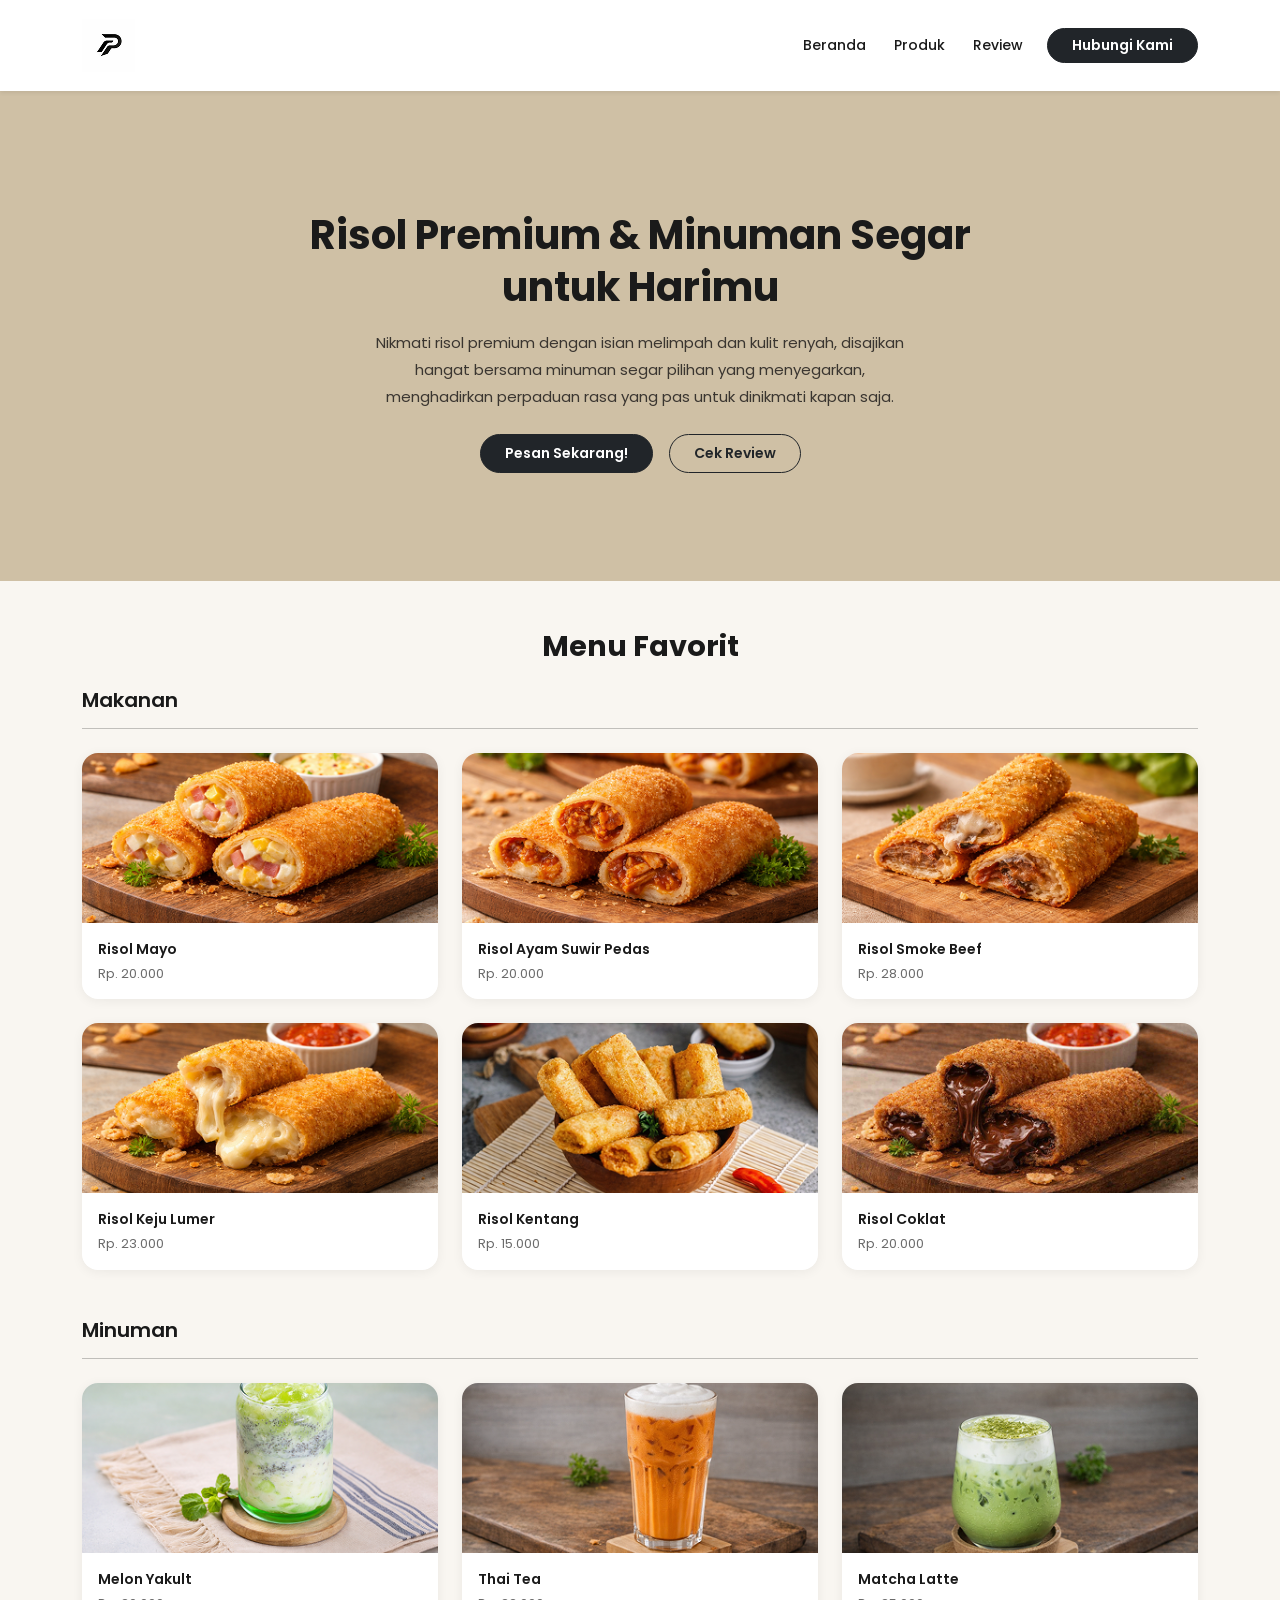
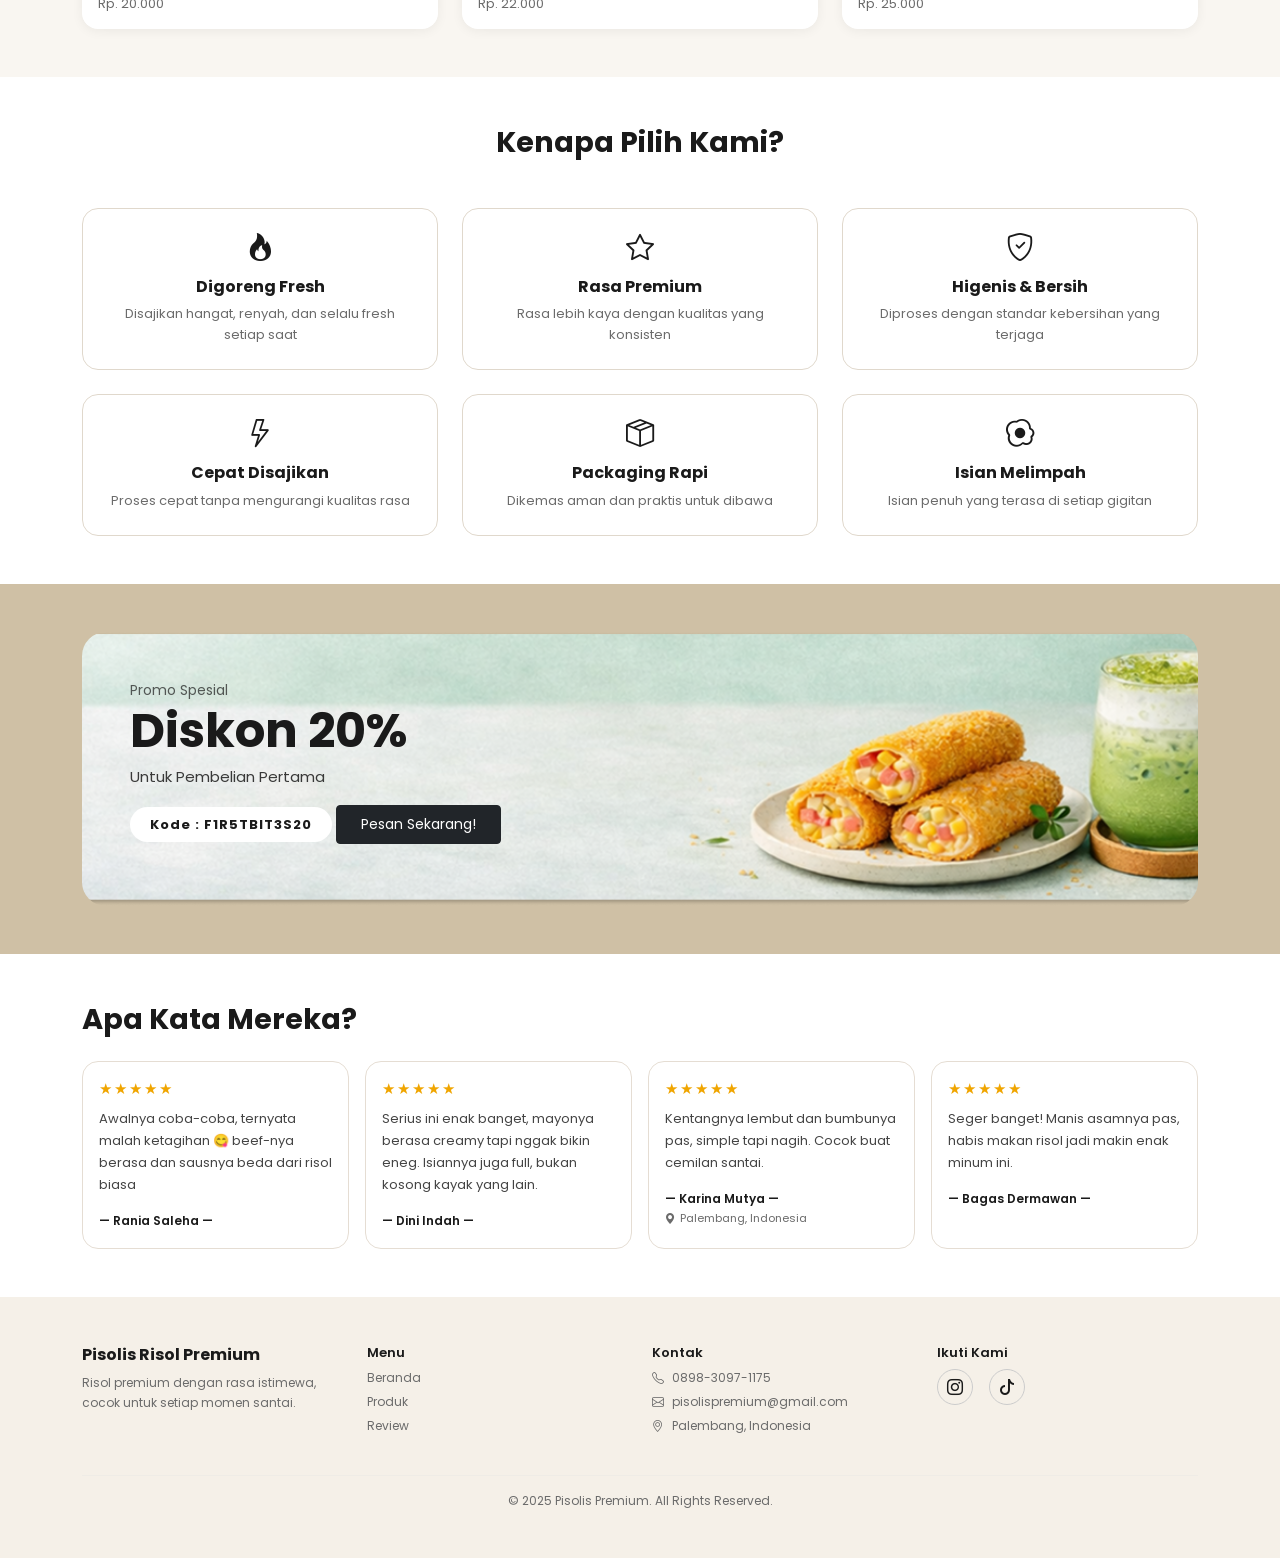
<file: index.html>
<html lang="id">
<head>
  <meta charset="UTF-8" />
  <meta name="viewport" content="width=device-width, initial-scale=1.0" />
  <title>Pisolis Premium </title>
  <link rel="preconnect" href="https://fonts.googleapis.com" />
  <link rel="preconnect" href="https://fonts.gstatic.com" crossorigin />
  <link href="https://fonts.googleapis.com/css2?family=Poppins:wght@400;500;600;700;800&display=swap" rel="stylesheet" />
  <link href="https://cdn.jsdelivr.net/npm/bootstrap@5.3.3/dist/css/bootstrap.min.css" rel="stylesheet" />
  <link href="https://cdn.jsdelivr.net/npm/bootstrap-icons@1.11.3/font/bootstrap-icons.min.css" rel="stylesheet" />
  
  <link rel="stylesheet" href="style-website-sintak.css" />
  <script src="js-web-sintak.js"></script>

</head>
<body>
 
  <!-- NAVBAR -->
  <nav class="navbar navbar-expand-lg navbar-light bg-white sticky-top shadow-sm">
    <div class="container">
      <a class="navbar-brand fw-bold d-flex align-items-center gap-2" href="Website-sintak.html">
        <img src="image 2.png" alt="logo brand">
      </a>
      <button class="navbar-toggler border-0" type="button" data-bs-toggle="collapse" data-bs-target="#navbarMain">
        <span class="navbar-toggler-icon"></span>
      </button>
      <div class="collapse navbar-collapse justify-content-end" id="navbarMain">
        <ul class="navbar-nav align-items-center gap-1">
          <li class="nav-item"><a class="nav-link" href="#beranda">Beranda</a></li>
          <li class="nav-item"><a class="nav-link" href="#menu">Produk</a></li>
          <li class="nav-item"><a class="nav-link" href="#review">Review</a></li>
          <li class="nav-item ms-2">
            <a href="https://wa.me/62087704247835?text=Halo%20Pisolis%20Premium,%20Saya%20mau%20bertanya%20tentang%20produk%20anda!" 
              class="btn btn-dark btn-contact px-4" 
              target="_blank">
              Hubungi Kami
            </a>
          </li>
        </ul>
      </div>
    </div>
  </nav>
 
  <!-- HERO -->
  <section id="beranda" class="hero-section">
    <div class="container text-center py-5">
      <h1 class="hero-title fw-bold">Risol Premium & Minuman Segar<br class="d-none d-md-block" /> untuk Harimu</h1>
      <p class="hero-desc mx-auto">
        Nikmati risol premium dengan isian melimpah dan kulit renyah, disajikan hangat bersama minuman segar pilihan yang menyegarkan, menghadirkan perpaduan rasa yang pas untuk dinikmati kapan saja.
      </p>
      <div class="d-flex justify-content-center gap-3 flex-wrap mt-4">
        <a href="order.html"  class="btn btn-dark btn-hero px-4 py-2">Pesan Sekarang!</a>
        <a href="#review" class="btn btn-outline-dark btn-hero px-4 py-2">Cek Review</a>
      </div>
    </div>
  </section>
 
  <!-- MENU FAVORIT -->
  <section id="menu" class="section-menu py-5">
    <div class="container">
      <h2 class="text-center fw-bold mb-4 section-title">Menu Favorit</h2>
 
      <!-- Makanan -->
      <div class="menu-category mb-4">
        <h5 class="fw-semibold mb-3">Makanan</h5>
        <hr class="mb-4" />
        <div class="row g-4">
          <!-- Item -->
          <div class="col-6 col-md-4">
            <div class="menu-card">
              <div class="menu-img-wrap">
                <img src="image 6.png" alt="Risol Mayo" class="menu-img" />
              </div>
              <div class="menu-info p-3">
                <p class="menu-name mb-1">Risol Mayo</p>
                <p class="menu-price mb-0">Rp. 20.000</p>
              </div>
            </div>
          </div>
          <div class="col-6 col-md-4">
            <div class="menu-card">
              <div class="menu-img-wrap">
                <img src="image 7.png" alt="Risol Ayam Suwir Pedas" class="menu-img" />
              </div>
              <div class="menu-info p-3">
                <p class="menu-name mb-1">Risol Ayam Suwir Pedas</p>
                <p class="menu-price mb-0">Rp. 20.000</p>
              </div>
            </div>
          </div>
          <div class="col-6 col-md-4">
            <div class="menu-card">
              <div class="menu-img-wrap">
                <img src="image 9.png" alt="Risol Smoke Beef" class="menu-img" />
              </div>
              <div class="menu-info p-3">
                <p class="menu-name mb-1">Risol Smoke Beef</p>
                <p class="menu-price mb-0">Rp. 28.000</p>
              </div>
            </div>
          </div>
          <div class="col-6 col-md-4">
            <div class="menu-card">
              <div class="menu-img-wrap">
                <img src="image 12.png" alt="Risol Keju Lumer" class="menu-img" />
              </div>
              <div class="menu-info p-3">
                <p class="menu-name mb-1">Risol Keju Lumer</p>
                <p class="menu-price mb-0">Rp. 23.000</p>
              </div>
            </div>
          </div>
          <div class="col-6 col-md-4">
            <div class="menu-card">
              <div class="menu-img-wrap">
                <img src="image 5.png" alt="Risol Kentang" class="menu-img"/>
              </div>
              <div class="menu-info p-3">
                <p class="menu-name mb-1">Risol Kentang</p>
                <p class="menu-price mb-0">Rp. 15.000</p>
              </div>
            </div>
          </div>
          <div class="col-6 col-md-4">
            <div class="menu-card">
              <div class="menu-img-wrap">
                <img src="image 14.png" alt="Risol Coklat" class="menu-img"  />
              </div>
              <div class="menu-info p-3">
                <p class="menu-name mb-1">Risol Coklat</p>
                <p class="menu-price mb-0">Rp. 20.000</p>
              </div>
            </div>
          </div>
        </div>
      </div>
 
      <!-- Minuman -->
      <div class="menu-category mt-5">
        <h5 class="fw-semibold mb-3">Minuman</h5>
        <hr class="mb-4" />
        <div class="row g-4">
          <div class="col-6 col-md-4">
            <div class="menu-card">
              <div class="menu-img-wrap">
                <img src="image 16.png" alt="Melon yakult" class="menu-img" />
              </div>
              <div class="menu-info p-3">
                <p class="menu-name mb-1">Melon Yakult</p>
                <p class="menu-price mb-0">Rp. 20.000</p>
              </div>
            </div>
          </div>
          <div class="col-6 col-md-4">
            <div class="menu-card">
              <div class="menu-img-wrap">
                <img src="image 19.png" alt="Thai Tea" class="menu-img" />
              </div>
              <div class="menu-info p-3">
                <p class="menu-name mb-1">Thai Tea</p>
                <p class="menu-price mb-0">Rp. 22.000</p>
              </div>
            </div>
          </div>
          <div class="col-6 col-md-4">
            <div class="menu-card">
              <div class="menu-img-wrap">
                <img src="image 21.png" alt="Matcha Latte" class="menu-img" />
              </div>
              <div class="menu-info p-3">
                <p class="menu-name mb-1">Matcha Latte</p>
                <p class="menu-price mb-0">Rp. 25.000</p>
              </div>
            </div>
          </div>
        </div>
      </div>
    </div>
  </section>
 
  <!-- KENAPA PILIH KAMI -->
  <section class="section-why py-5">
    <div class="container">
      <h2 class="text-center fw-bold mb-5 section-title">Kenapa Pilih Kami?</h2>
      <div class="row g-4 justify-content-center">
        <div class="col-6 col-md-4">
          <div class="why-card text-center p-4">
            <div class="why-icon mb-3"><i class="bi bi-fire"></i></div>
            <h6 class="fw-bold">Digoreng Fresh</h6>
            <p class="why-desc mb-0">Disajikan hangat, renyah, dan selalu fresh setiap saat</p>
          </div>
        </div>
        <div class="col-6 col-md-4">
          <div class="why-card text-center p-4">
            <div class="why-icon mb-3"><i class="bi bi-star"></i></div>
            <h6 class="fw-bold">Rasa Premium</h6>
            <p class="why-desc mb-0">Rasa lebih kaya dengan kualitas yang konsisten</p>
          </div>
        </div>
        <div class="col-6 col-md-4">
          <div class="why-card text-center p-4">
            <div class="why-icon mb-3"><i class="bi bi-shield-check"></i></div>
            <h6 class="fw-bold">Higenis & Bersih</h6>
            <p class="why-desc mb-0">Diproses dengan standar kebersihan yang terjaga</p>
          </div>
        </div>
        <div class="col-6 col-md-4">
          <div class="why-card text-center p-4">
            <div class="why-icon mb-3"><i class="bi bi-lightning"></i></div>
            <h6 class="fw-bold">Cepat Disajikan</h6>
            <p class="why-desc mb-0">Proses cepat tanpa mengurangi kualitas rasa</p>
          </div>
        </div>
        <div class="col-6 col-md-4">
          <div class="why-card text-center p-4">
            <div class="why-icon mb-3"><i class="bi bi-box-seam"></i></div>
            <h6 class="fw-bold">Packaging Rapi</h6>
            <p class="why-desc mb-0">Dikemas aman dan praktis untuk dibawa</p>
          </div>
        </div>
        <div class="col-6 col-md-4">
          <div class="why-card text-center p-4">
            <div class="why-icon mb-3"><i class="bi bi-egg-fried"></i></div>
            <h6 class="fw-bold">Isian Melimpah</h6>
            <p class="why-desc mb-0">Isian penuh yang terasa di setiap gigitan</p>
          </div>
        </div>
      </div>
    </div>
  </section>

    <!-- PROMO -->
  <section id="promo" class="section-promo py-5">
    <div class="container">
      <div class="promo-box p-4 p-md-5 d-flex flex-column flex-md-row align-items-center justify-content-between gap-4">
        <div>
          <p class="promo-label mb-1">Promo Spesial</p>
          <h2 class="promo-title fw-bold">Diskon 20%</h2>
          <p class="promo-sub">Untuk Pembelian Pertama</p>
          <div class="promo-code-box mb-3">Kode : F1R5TBIT3S20</div>
          <a href="order.html" class="btn btn-dark btn-sm px-4 py-2">Pesan Sekarang!</a>
        </div>
        </div>
      </div>
    </div>
  </section>
 
  <!-- REVIEW -->
  <section id="review" class="section-review py-5">
    <div class="container">
      <h2 class="fw-bold mb-4 section-title">Apa Kata Mereka?</h2>
      <div class="row g-3">
        <div class="col-12 col-sm-6 col-lg-3">
          <div class="review-card p-3">
            <div class="stars mb-2">★★★★★</div>
            <p class="review-text">Awalnya coba-coba, ternyata malah ketagihan 😋 beef-nya berasa dan sausnya beda dari risol biasa</p>
            <p class="review-author">— Rania Saleha —</p>
          </div>
        </div>
        <div class="col-12 col-sm-6 col-lg-3">
          <div class="review-card p-3">
            <div class="stars mb-2">★★★★★</div>
            <p class="review-text">Serius ini enak banget, mayonya berasa creamy tapi nggak bikin eneg. Isiannya juga full, bukan kosong kayak yang lain.</p>
            <p class="review-author">— Dini Indah —</p>
          </div>
        </div>
        <div class="col-12 col-sm-6 col-lg-3">
          <div class="review-card p-3">
            <div class="stars mb-2">★★★★★</div>
            <p class="review-text">Kentangnya lembut dan bumbunya pas, simple tapi nagih. Cocok buat cemilan santai.</p>
            <p class="review-author">— Karina Mutya —</p>
            <p class="review-loc"><i class="bi bi-geo-alt-fill me-1"></i>Palembang, Indonesia</p>
          </div>
        </div>
        <div class="col-12 col-sm-6 col-lg-3">
          <div class="review-card p-3">
            <div class="stars mb-2">★★★★★</div>
            <p class="review-text">Seger banget! Manis asamnya pas, habis makan risol jadi makin enak minum ini.</p>
            <p class="review-author">— Bagas Dermawan —</p>
          </div>
        </div>
      </div>
    </div>
  </section>
 

 
  <!-- FOOTER -->
  <footer class="footer-section py-5">
    <div class="container">
      <div class="row g-4">
        <div class="col-12 col-sm-6 col-md-3">
          <h6 class="footer-brand fw-bold mb-2"> Pisolis Risol Premium</h6>
          <p class="footer-desc">Risol premium dengan rasa istimewa, cocok untuk setiap momen santai.</p>
        </div>
        <div class="col-6 col-sm-6 col-md-3">
          <h6 class="footer-heading fw-semibold mb-2">Menu</h6>
          <ul class="footer-links list-unstyled">
            <li><a href="#beranda">Beranda</a></li>
            <li><a href="#menu">Produk</a></li>
            <li><a href="#review">Review</a></li>
          </ul>
        </div>
        <div class="col-6 col-sm-6 col-md-3">
          <h6 class="footer-heading fw-semibold mb-2">Kontak</h6>
          <ul class="footer-links list-unstyled">
            <li><i class="bi bi-telephone me-2"></i>0898-3097-1175</li>
            <li><i class="bi bi-envelope me-2"></i>pisolispremium@gmail.com</li>
            <li><i class="bi bi-geo-alt me-2"></i>Palembang, Indonesia</li>
          </ul>
        </div>
        <div class="col-6 col-sm-6 col-md-3">
          <h6 class="footer-heading fw-semibold mb-2">Ikuti Kami</h6>
          <div class="d-flex gap-3 mt-2">
             <a href="https://instagram.com/kaaaphiii_" target="_blank" class="social-icon">
            <i class="bi bi-instagram"></i>
            </a>
            <a href="https://tiktok.com/@daff_._ " target="_blank" class="social-icon">
            <i class="bi bi-tiktok"></i>
            </a>
          </div>
        </div>
      </div>
      <hr class="footer-divider mt-4" />
      <p class="text-center footer-copy mb-0">© 2025 Pisolis Premium. All Rights Reserved.</p>
    </div>
  </footer>
 
  <script src="https://cdn.jsdelivr.net/npm/bootstrap@5.3.3/dist/js/bootstrap.bundle.min.js"></script>
  <script src="js-web-sintak.js"></script>
</body>
</html>
</file>
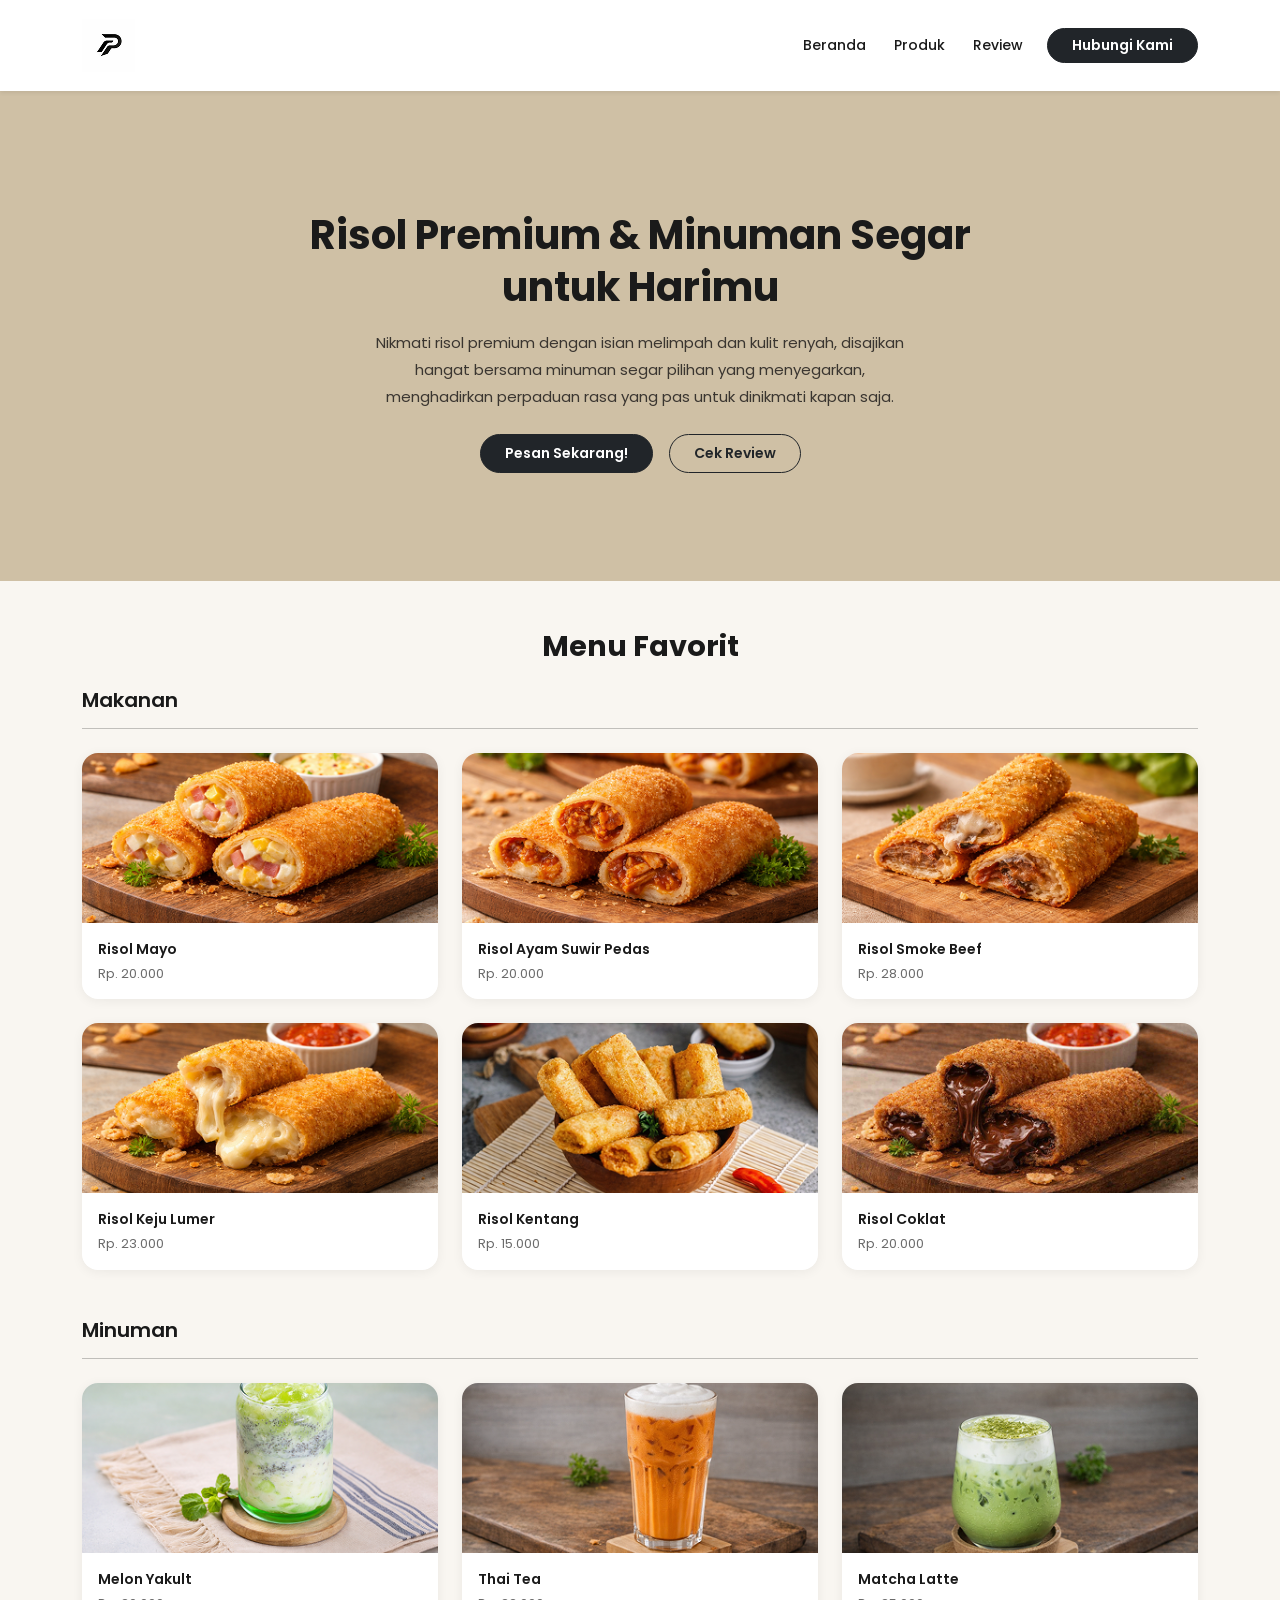
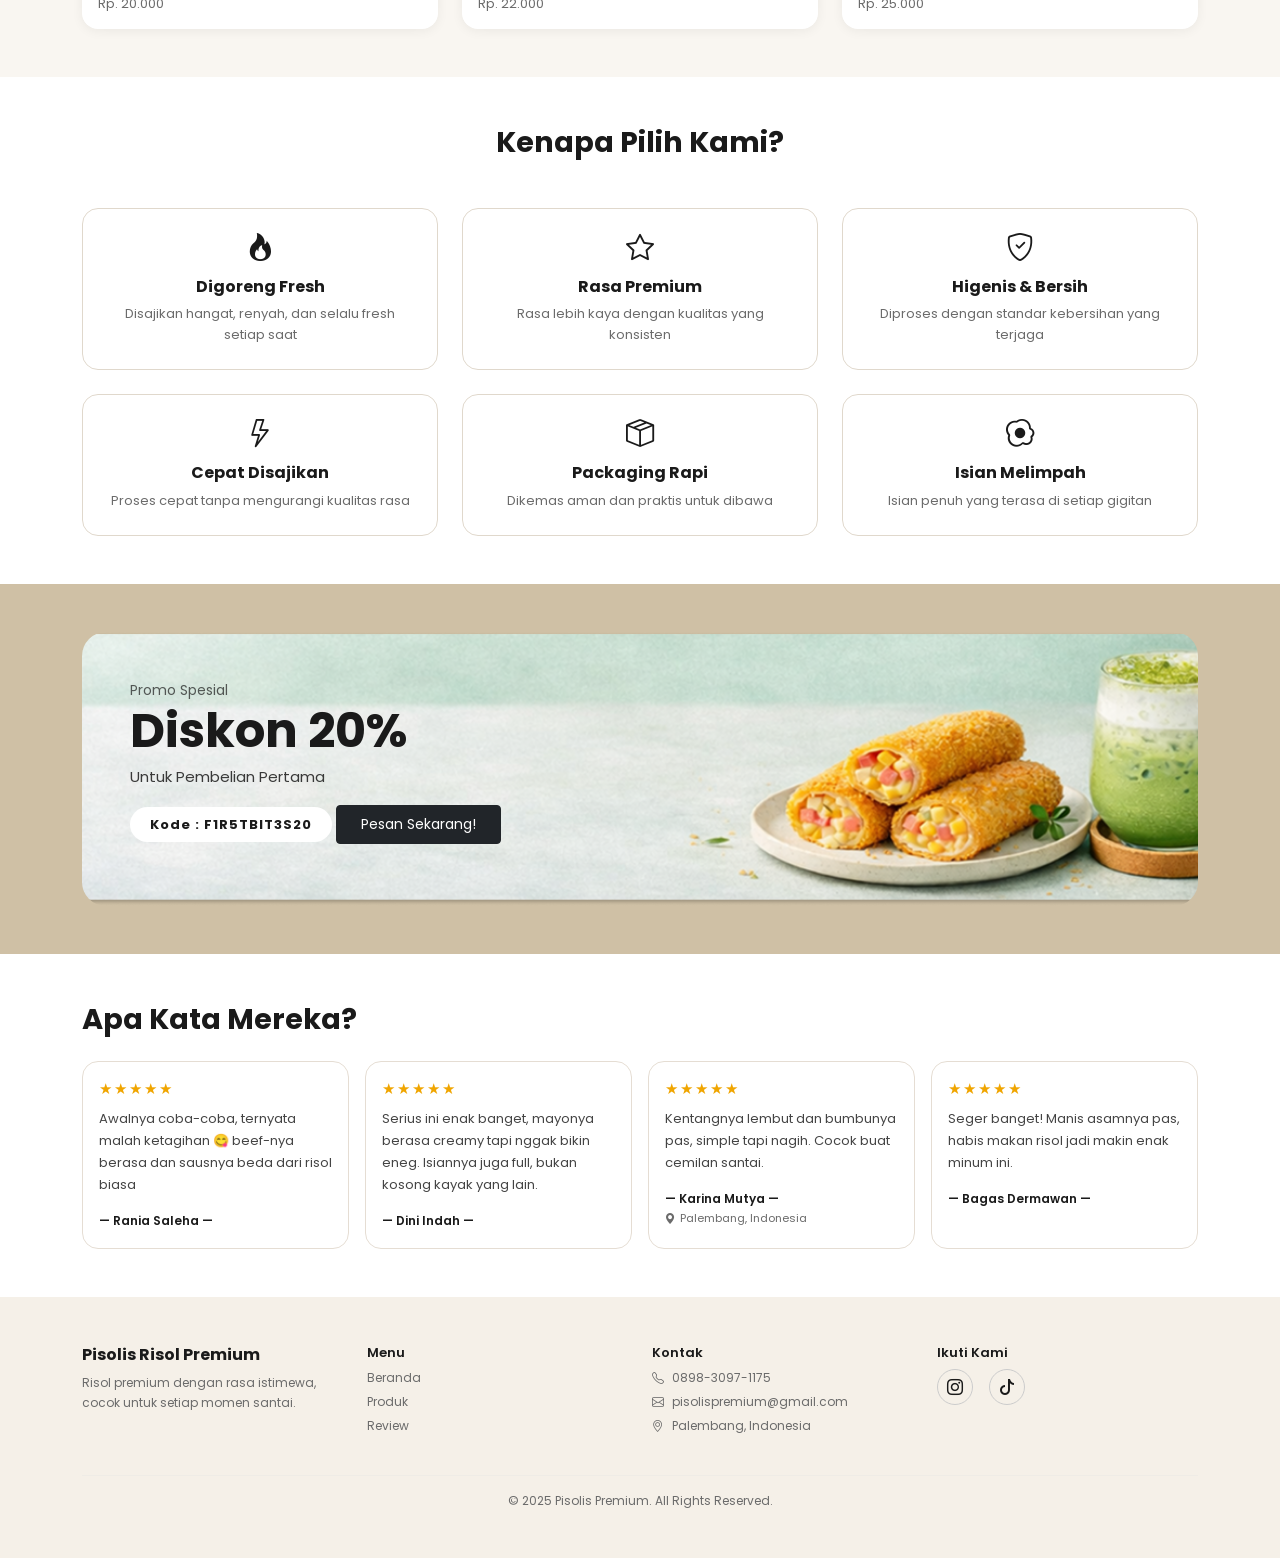
<file: Website-sintak.html>
<html lang="id">
<head>
  <meta charset="UTF-8" />
  <meta name="viewport" content="width=device-width, initial-scale=1.0" />
  <title>Pisolis Premium </title>
  <link rel="preconnect" href="https://fonts.googleapis.com" />
  <link rel="preconnect" href="https://fonts.gstatic.com" crossorigin />
  <link href="https://fonts.googleapis.com/css2?family=Poppins:wght@400;500;600;700;800&display=swap" rel="stylesheet" />
  <link href="https://cdn.jsdelivr.net/npm/bootstrap@5.3.3/dist/css/bootstrap.min.css" rel="stylesheet" />
  <link href="https://cdn.jsdelivr.net/npm/bootstrap-icons@1.11.3/font/bootstrap-icons.min.css" rel="stylesheet" />
  
  <link rel="stylesheet" href="style-website-sintak.css" />
  <script src="js-web-sintak.js"></script>

</head>
<body>
 
  <!-- NAVBAR -->
  <nav class="navbar navbar-expand-lg navbar-light bg-white sticky-top shadow-sm">
    <div class="container">
      <a class="navbar-brand fw-bold d-flex align-items-center gap-2" href="Website-sintak.html">
        <img src="image 2.png" alt="logo brand">
      </a>
      <button class="navbar-toggler border-0" type="button" data-bs-toggle="collapse" data-bs-target="#navbarMain">
        <span class="navbar-toggler-icon"></span>
      </button>
      <div class="collapse navbar-collapse justify-content-end" id="navbarMain">
        <ul class="navbar-nav align-items-center gap-1">
          <li class="nav-item"><a class="nav-link" href="#beranda">Beranda</a></li>
          <li class="nav-item"><a class="nav-link" href="#menu">Produk</a></li>
          <li class="nav-item"><a class="nav-link" href="#review">Review</a></li>
          <li class="nav-item ms-2">
            <a href="https://wa.me/62087704247835?text=Halo%20Pisolis%20Premium,%20Saya%20mau%20bertanya%20tentang%20produk%20anda!" 
              class="btn btn-dark btn-contact px-4" 
              target="_blank">
              Hubungi Kami
            </a>
          </li>
        </ul>
      </div>
    </div>
  </nav>
 
  <!-- HERO -->
  <section id="beranda" class="hero-section">
    <div class="container text-center py-5">
      <h1 class="hero-title fw-bold">Risol Premium & Minuman Segar<br class="d-none d-md-block" /> untuk Harimu</h1>
      <p class="hero-desc mx-auto">
        Nikmati risol premium dengan isian melimpah dan kulit renyah, disajikan hangat bersama minuman segar pilihan yang menyegarkan, menghadirkan perpaduan rasa yang pas untuk dinikmati kapan saja.
      </p>
      <div class="d-flex justify-content-center gap-3 flex-wrap mt-4">
        <a href="sintakday3.html"  class="btn btn-dark btn-hero px-4 py-2">Pesan Sekarang!</a>
        <a href="#review" class="btn btn-outline-dark btn-hero px-4 py-2">Cek Review</a>
      </div>
    </div>
  </section>
 
  <!-- MENU FAVORIT -->
  <section id="menu" class="section-menu py-5">
    <div class="container">
      <h2 class="text-center fw-bold mb-4 section-title">Menu Favorit</h2>
 
      <!-- Makanan -->
      <div class="menu-category mb-4">
        <h5 class="fw-semibold mb-3">Makanan</h5>
        <hr class="mb-4" />
        <div class="row g-4">
          <!-- Item -->
          <div class="col-6 col-md-4">
            <div class="menu-card">
              <div class="menu-img-wrap">
                <img src="image 6.png" alt="Risol Mayo" class="menu-img" />
              </div>
              <div class="menu-info p-3">
                <p class="menu-name mb-1">Risol Mayo</p>
                <p class="menu-price mb-0">Rp. 20.000</p>
              </div>
            </div>
          </div>
          <div class="col-6 col-md-4">
            <div class="menu-card">
              <div class="menu-img-wrap">
                <img src="image 7.png" alt="Risol Ayam Suwir Pedas" class="menu-img" />
              </div>
              <div class="menu-info p-3">
                <p class="menu-name mb-1">Risol Ayam Suwir Pedas</p>
                <p class="menu-price mb-0">Rp. 20.000</p>
              </div>
            </div>
          </div>
          <div class="col-6 col-md-4">
            <div class="menu-card">
              <div class="menu-img-wrap">
                <img src="image 9.png" alt="Risol Smoke Beef" class="menu-img" />
              </div>
              <div class="menu-info p-3">
                <p class="menu-name mb-1">Risol Smoke Beef</p>
                <p class="menu-price mb-0">Rp. 28.000</p>
              </div>
            </div>
          </div>
          <div class="col-6 col-md-4">
            <div class="menu-card">
              <div class="menu-img-wrap">
                <img src="image 12.png" alt="Risol Keju Lumer" class="menu-img" />
              </div>
              <div class="menu-info p-3">
                <p class="menu-name mb-1">Risol Keju Lumer</p>
                <p class="menu-price mb-0">Rp. 23.000</p>
              </div>
            </div>
          </div>
          <div class="col-6 col-md-4">
            <div class="menu-card">
              <div class="menu-img-wrap">
                <img src="image 5.png" alt="Risol Kentang" class="menu-img"/>
              </div>
              <div class="menu-info p-3">
                <p class="menu-name mb-1">Risol Kentang</p>
                <p class="menu-price mb-0">Rp. 15.000</p>
              </div>
            </div>
          </div>
          <div class="col-6 col-md-4">
            <div class="menu-card">
              <div class="menu-img-wrap">
                <img src="image 14.png" alt="Risol Coklat" class="menu-img"  />
              </div>
              <div class="menu-info p-3">
                <p class="menu-name mb-1">Risol Coklat</p>
                <p class="menu-price mb-0">Rp. 20.000</p>
              </div>
            </div>
          </div>
        </div>
      </div>
 
      <!-- Minuman -->
      <div class="menu-category mt-5">
        <h5 class="fw-semibold mb-3">Minuman</h5>
        <hr class="mb-4" />
        <div class="row g-4">
          <div class="col-6 col-md-4">
            <div class="menu-card">
              <div class="menu-img-wrap">
                <img src="image 16.png" alt="Melon yakult" class="menu-img" />
              </div>
              <div class="menu-info p-3">
                <p class="menu-name mb-1">Melon Yakult</p>
                <p class="menu-price mb-0">Rp. 20.000</p>
              </div>
            </div>
          </div>
          <div class="col-6 col-md-4">
            <div class="menu-card">
              <div class="menu-img-wrap">
                <img src="image 19.png" alt="Thai Tea" class="menu-img" />
              </div>
              <div class="menu-info p-3">
                <p class="menu-name mb-1">Thai Tea</p>
                <p class="menu-price mb-0">Rp. 22.000</p>
              </div>
            </div>
          </div>
          <div class="col-6 col-md-4">
            <div class="menu-card">
              <div class="menu-img-wrap">
                <img src="image 21.png" alt="Matcha Latte" class="menu-img" />
              </div>
              <div class="menu-info p-3">
                <p class="menu-name mb-1">Matcha Latte</p>
                <p class="menu-price mb-0">Rp. 25.000</p>
              </div>
            </div>
          </div>
        </div>
      </div>
    </div>
  </section>
 
  <!-- KENAPA PILIH KAMI -->
  <section class="section-why py-5">
    <div class="container">
      <h2 class="text-center fw-bold mb-5 section-title">Kenapa Pilih Kami?</h2>
      <div class="row g-4 justify-content-center">
        <div class="col-6 col-md-4">
          <div class="why-card text-center p-4">
            <div class="why-icon mb-3"><i class="bi bi-fire"></i></div>
            <h6 class="fw-bold">Digoreng Fresh</h6>
            <p class="why-desc mb-0">Disajikan hangat, renyah, dan selalu fresh setiap saat</p>
          </div>
        </div>
        <div class="col-6 col-md-4">
          <div class="why-card text-center p-4">
            <div class="why-icon mb-3"><i class="bi bi-star"></i></div>
            <h6 class="fw-bold">Rasa Premium</h6>
            <p class="why-desc mb-0">Rasa lebih kaya dengan kualitas yang konsisten</p>
          </div>
        </div>
        <div class="col-6 col-md-4">
          <div class="why-card text-center p-4">
            <div class="why-icon mb-3"><i class="bi bi-shield-check"></i></div>
            <h6 class="fw-bold">Higenis & Bersih</h6>
            <p class="why-desc mb-0">Diproses dengan standar kebersihan yang terjaga</p>
          </div>
        </div>
        <div class="col-6 col-md-4">
          <div class="why-card text-center p-4">
            <div class="why-icon mb-3"><i class="bi bi-lightning"></i></div>
            <h6 class="fw-bold">Cepat Disajikan</h6>
            <p class="why-desc mb-0">Proses cepat tanpa mengurangi kualitas rasa</p>
          </div>
        </div>
        <div class="col-6 col-md-4">
          <div class="why-card text-center p-4">
            <div class="why-icon mb-3"><i class="bi bi-box-seam"></i></div>
            <h6 class="fw-bold">Packaging Rapi</h6>
            <p class="why-desc mb-0">Dikemas aman dan praktis untuk dibawa</p>
          </div>
        </div>
        <div class="col-6 col-md-4">
          <div class="why-card text-center p-4">
            <div class="why-icon mb-3"><i class="bi bi-egg-fried"></i></div>
            <h6 class="fw-bold">Isian Melimpah</h6>
            <p class="why-desc mb-0">Isian penuh yang terasa di setiap gigitan</p>
          </div>
        </div>
      </div>
    </div>
  </section>

    <!-- PROMO -->
  <section id="promo" class="section-promo py-5">
    <div class="container">
      <div class="promo-box p-4 p-md-5 d-flex flex-column flex-md-row align-items-center justify-content-between gap-4">
        <div>
          <p class="promo-label mb-1">Promo Spesial</p>
          <h2 class="promo-title fw-bold">Diskon 20%</h2>
          <p class="promo-sub">Untuk Pembelian Pertama</p>
          <div class="promo-code-box mb-3">Kode : F1R5TBIT3S20</div>
          <a href="sintakday3.html" class="btn btn-dark btn-sm px-4 py-2">Pesan Sekarang!</a>
        </div>
        </div>
      </div>
    </div>
  </section>
 
  <!-- REVIEW -->
  <section id="review" class="section-review py-5">
    <div class="container">
      <h2 class="fw-bold mb-4 section-title">Apa Kata Mereka?</h2>
      <div class="row g-3">
        <div class="col-12 col-sm-6 col-lg-3">
          <div class="review-card p-3">
            <div class="stars mb-2">★★★★★</div>
            <p class="review-text">Awalnya coba-coba, ternyata malah ketagihan 😋 beef-nya berasa dan sausnya beda dari risol biasa</p>
            <p class="review-author">— Rania Saleha —</p>
          </div>
        </div>
        <div class="col-12 col-sm-6 col-lg-3">
          <div class="review-card p-3">
            <div class="stars mb-2">★★★★★</div>
            <p class="review-text">Serius ini enak banget, mayonya berasa creamy tapi nggak bikin eneg. Isiannya juga full, bukan kosong kayak yang lain.</p>
            <p class="review-author">— Dini Indah —</p>
          </div>
        </div>
        <div class="col-12 col-sm-6 col-lg-3">
          <div class="review-card p-3">
            <div class="stars mb-2">★★★★★</div>
            <p class="review-text">Kentangnya lembut dan bumbunya pas, simple tapi nagih. Cocok buat cemilan santai.</p>
            <p class="review-author">— Karina Mutya —</p>
            <p class="review-loc"><i class="bi bi-geo-alt-fill me-1"></i>Palembang, Indonesia</p>
          </div>
        </div>
        <div class="col-12 col-sm-6 col-lg-3">
          <div class="review-card p-3">
            <div class="stars mb-2">★★★★★</div>
            <p class="review-text">Seger banget! Manis asamnya pas, habis makan risol jadi makin enak minum ini.</p>
            <p class="review-author">— Bagas Dermawan —</p>
          </div>
        </div>
      </div>
    </div>
  </section>
 

 
  <!-- FOOTER -->
  <footer class="footer-section py-5">
    <div class="container">
      <div class="row g-4">
        <div class="col-12 col-sm-6 col-md-3">
          <h6 class="footer-brand fw-bold mb-2"> Pisolis Risol Premium</h6>
          <p class="footer-desc">Risol premium dengan rasa istimewa, cocok untuk setiap momen santai.</p>
        </div>
        <div class="col-6 col-sm-6 col-md-3">
          <h6 class="footer-heading fw-semibold mb-2">Menu</h6>
          <ul class="footer-links list-unstyled">
            <li><a href="#beranda">Beranda</a></li>
            <li><a href="#menu">Produk</a></li>
            <li><a href="#review">Review</a></li>
          </ul>
        </div>
        <div class="col-6 col-sm-6 col-md-3">
          <h6 class="footer-heading fw-semibold mb-2">Kontak</h6>
          <ul class="footer-links list-unstyled">
            <li><i class="bi bi-telephone me-2"></i>0898-3097-1175</li>
            <li><i class="bi bi-envelope me-2"></i>pisolispremium@gmail.com</li>
            <li><i class="bi bi-geo-alt me-2"></i>Palembang, Indonesia</li>
          </ul>
        </div>
        <div class="col-6 col-sm-6 col-md-3">
          <h6 class="footer-heading fw-semibold mb-2">Ikuti Kami</h6>
          <div class="d-flex gap-3 mt-2">
             <a href="https://instagram.com/kaaaphiii_" target="_blank" class="social-icon">
            <i class="bi bi-instagram"></i>
            </a>
            <a href="https://tiktok.com/@daff_._ " target="_blank" class="social-icon">
            <i class="bi bi-tiktok"></i>
            </a>
          </div>
        </div>
      </div>
      <hr class="footer-divider mt-4" />
      <p class="text-center footer-copy mb-0">© 2025 Pisolis Premium. All Rights Reserved.</p>
    </div>
  </footer>
 
  <script src="https://cdn.jsdelivr.net/npm/bootstrap@5.3.3/dist/js/bootstrap.bundle.min.js"></script>
  <script src="js-web-sintak.js"></script>
</body>
</html>
</file>
<file: style-website-sintak.css>
:root {
  --cream: #c8b99a;
  --cream-light: #d9ccb8;
  --cream-bg: #cfc0a5;
  --cream-section: #e8dece;
  --dark: #1a1a1a;
  --white: #ffffff;
  --text-muted-custom: #6b6b6b;
  --card-radius: 16px;
  --transition: 0.25s ease;
}
 
/* ---- Global ---- */
* { box-sizing: border-box; }
 
body {
  font-family: 'Poppins', sans-serif;
  background-color: var(--white);
  color: var(--dark);
}
 
a { text-decoration: none; }
 
/* ---- Navbar ---- */
.navbar {
  padding: 14px 0;
  z-index: 100;
}
 
.brand-logo {
  width: 36px;
  height: 36px;
  background: var(--dark);
  color: var(--white);
  border-radius: 8px;
  display: flex;
  align-items: center;
  justify-content: center;
  font-weight: 700;
  font-size: 18px;
}
 
.nav-link {
  font-size: 14px;
  font-weight: 500;
  color: var(--dark) !important;
  padding: 6px 12px !important;
  border-radius: 8px;
  transition: background var(--transition);
}
.nav-link:hover, .nav-link.active {
  background: rgba(0,0,0,0.06);
}
 
.btn-contact {
  border-radius: 50px !important;
  font-size: 14px;
  font-weight: 600;
}
 
/* ---- Hero Section ---- */
.hero-section {
  background: #cfc0a5;
  padding: 70px 0 60px;
}
 
.hero-title {
  font-size: clamp(1.6rem, 4vw, 2.5rem);
  line-height: 1.3;
  color: var(--dark);
}
 
.hero-desc {
  font-size: 15px;
  color: #3a3530;
  max-width: 540px;
  line-height: 1.8;
  margin-top: 16px;
}
 
.btn-hero {
  border-radius: 50px !important;
  font-weight: 600;
  font-size: 14px;
  transition: transform var(--transition), box-shadow var(--transition);
}
.btn-hero:hover {
  transform: translateY(-2px);
  box-shadow: 0 6px 20px rgba(0,0,0,0.15);
}
 
/* ---- Section Title ---- */
.section-title { 
  font-size: clamp(1.2rem, 3vw, 1.8rem);
}
 
/* ---- Menu Section ---- */
.section-menu {
  background: #f9f6f1;
}
 
.menu-card {
  background: var(--white);
  border-radius: var(--card-radius);
  overflow: hidden;
  box-shadow: 0 2px 12px rgba(0,0,0,0.06);
  transition: transform var(--transition), box-shadow var(--transition);
  cursor: default;
}
.menu-card:hover {
  transform: translateY(-4px);
  box-shadow: 0 10px 28px rgba(0,0,0,0.12);
}
 
.menu-img-wrap {
  width: 100%;
  height: 170px;
  overflow: hidden;
}
 
.menu-img {
  display: block;
  width: 100%;
  height: 100%;
  object-fit: cover;
  object-position: center center;
  transition: transform 0.4s ease;
}
.menu-card:hover .menu-img {
  transform: scale(1.05);
}
 
.menu-name {
  font-size: 14px;
  font-weight: 600;
  color: var(--dark);
}
.menu-price {
  font-size: 13px;
  color: var(--text-muted-custom);
}
 
/* ---- Why Section ---- */
.section-why {
  background: var(--white);
}
 
.why-card {
  background: var(--white);
  border: 1.5px solid #e0d8cc;
  border-radius: var(--card-radius);
  transition: box-shadow var(--transition), transform var(--transition);
}
.why-card:hover {
  box-shadow: 0 8px 24px rgba(0,0,0,0.08);
  transform: translateY(-3px);
}
 
.why-icon {
  font-size: 28px;
  color: var(--dark);
}
 
.why-desc {
  font-size: 13px;
  color: var(--text-muted-custom);
  line-height: 1.6;
}

/* ---- Promo Section ---- */
.section-promo {
  background: #cfc0a5;
}
 
.promo-box {
  position: relative;
  background: url('image 31.png') center/cover no-repeat;
  border-radius: 24px;
  color: var(--dark);
  overflow: hidden;
} 
 
.promo-label {
  font-size: 14px;
  opacity: 0.7;
}
 
.promo-title {
  font-size: clamp(2rem, 5vw, 3rem);
  line-height: 1.1;
}
 
.promo-sub {
  font-size: 15px;
  opacity: 0.85;
}
 
.promo-code-box {
  display: inline-block;
  background: #fff;
  color: var(--dark);
  font-weight: 700;
  font-size: 13px;
  padding: 8px 20px;
  border-radius: 50px;
  letter-spacing: 1px;
}
 
.promo-img {
  width: 280px;
  height: 200px;
  object-fit: cover;
  border-radius: 16px;
  opacity: 0.9;
}
 
/* ---- Review Section ---- */
.section-review {
  background: var(--white);
}
 
.review-card {
  background: var(--white);
  border: 1.5px solid #e5ddd3;
  border-radius: var(--card-radius);
  transition: box-shadow var(--transition);
  height: 100%;
}
.review-card:hover {
  box-shadow: 0 6px 20px rgba(0,0,0,0.08);
}
 
.stars {
  color: #f0a500;
  font-size: 15px;
  letter-spacing: 2px;
}
 
.review-text {
  font-size: 13px;
  color: #444;
  line-height: 1.7;
}
 
.review-author {
  font-size: 12px;
  font-weight: 600;
  color: var(--dark);
  margin-bottom: 2px;
}
.review-loc {
  font-size: 11px;
  color: var(--text-muted-custom);
  margin-bottom: 0;
}
 
 
/* ---- Footer ---- */
.footer-section {
  background: #f5f0e8;
}
 
.footer-brand {
  font-size: 16px;
}
 
.footer-desc {
  font-size: 12px;
  color: var(--text-muted-custom);
  line-height: 1.7;
}
 
.footer-heading {
  font-size: 13px;
  color: var(--dark);
}
 
.footer-links li {
  font-size: 12px;
  color: var(--text-muted-custom);
  margin-bottom: 6px;
}
.footer-links a {
  color: var(--text-muted-custom);
  transition: color var(--transition);
}
.footer-links a:hover {
  color: var(--dark);
}
 
.social-icon {
  display: flex;
  align-items: center;
  justify-content: center;
  width: 36px;
  height: 36px;
  border: 1.5px solid #ccc;
  border-radius: 50%;
  color: var(--dark);
  font-size: 16px;
  transition: background var(--transition), color var(--transition);
}
.social-icon:hover {
  background: var(--dark);
  color: var(--white);
  border-color: var(--dark);
}
 
.footer-divider { border-color: #ddd; }
 
.footer-copy {
  font-size: 12px;
  color: var(--text-muted-custom);
}
 
/* =============================================
   ORDER PAGE
============================================= */
 
.order-hero {
  background: #cfc0a5;
  padding: 50px 0 40px;
}
 
.order-hero-title {
  font-size: clamp(1.6rem, 4vw, 2.4rem);
}
 
.order-hero-desc {
  font-size: 15px;
  color: #3a3530;
  max-width: 420px;
}
 
.section-order {
  background: #f9f6f1;
  min-height: 60vh;
}
 
/* Order Tabs */
.order-tabs .nav-link {
  border-radius: 50px !important;
  font-size: 13px;
  font-weight: 500;
  color: var(--dark) !important;
  background: transparent;
  border: 1.5px solid #ddd;
  padding: 7px 18px !important;
  transition: all var(--transition);
}
.order-tabs .nav-link.active {
  background: var(--dark) !important;
  color: var(--white) !important;
  border-color: var(--dark) !important;
}
.order-tabs .nav-link:hover:not(.active) {
  background: rgba(0,0,0,0.05) !important;
}
 
/* Order Menu Cards */
.order-menu-card {
  background: var(--white);
  border-radius: var(--card-radius);
  overflow: hidden;
  border: 1.5px solid #ede8e0;
  transition: box-shadow var(--transition), transform var(--transition);
}
.order-menu-card:hover {
  box-shadow: 0 6px 20px rgba(0,0,0,0.1);
  transform: translateY(-2px);
}
 
.order-img-wrap {
  width: 100%;
  height: 110px;
  overflow: hidden;
}
.order-img-wrap img {
  width: 100%;
  height: 100%;
  object-fit: cover;
  transition: transform 0.3s ease;
}
.order-menu-card:hover .order-img-wrap img {
  transform: scale(1.04);
}
 
.order-item-name {
  font-size: 12px;
  font-weight: 600;
  color: var(--dark);
}
.order-item-price {
  font-size: 11px;
  color: var(--text-muted-custom);
}
 
/* Quantity Control */
.qty-control {
  background: #f3ede4;
  border-radius: 50px;
  padding: 3px 8px;
}
.qty-btn {
  background: none;
  border: none;
  width: 22px;
  height: 22px;
  font-size: 16px;
  font-weight: 700;
  cursor: pointer;
  color: var(--dark);
  display: flex;
  align-items: center;
  justify-content: center;
  border-radius: 50%;
  transition: background var(--transition);
  line-height: 1;
}
.qty-btn:hover { background: rgba(0,0,0,0.1); }
.qty-num {
  font-size: 13px;
  font-weight: 600;
  min-width: 20px;
  text-align: center;
}
 
/* Order Summary */
.order-summary-box {
  background: var(--white);
  border-radius: var(--card-radius);
  border: 1.5px solid #e5ddd3;
}
 
.order-items-row {
  display: flex;
  justify-content: space-between;
  font-size: 13px;
  color: var(--dark);
  margin-bottom: 6px;
}
.order-items-row .item-qty {
  color: var(--text-muted-custom);
  font-size: 12px;
}
 
/* Order Form */
.order-form-box {
  background: var(--white);
  border-radius: var(--card-radius);
  border: 1.5px solid #e5ddd3;
}
 
.form-control {
  font-size: 13px;
  border-radius: 10px !important;
  border: 1.5px solid #ddd;
  font-family: 'Poppins', sans-serif;
  transition: border-color var(--transition);
}
.form-control:focus {
  border-color: var(--dark);
  box-shadow: none;
}
 
.btn-pesan {
  border-radius: 50px !important;
  font-weight: 600;
  font-size: 14px;
  transition: transform var(--transition), box-shadow var(--transition);
}
.btn-pesan:hover {
  transform: translateY(-2px);
  box-shadow: 0 6px 20px rgba(0,0,0,0.2);
}
 
/* Success Modal */
.success-icon { font-size: 48px; }
 
.empty-cart-msg {
  text-align: center;
  padding: 16px 0;
}
 
/* ---- Animations ---- */
@keyframes fadeInUp {
  from { opacity: 0; transform: translateY(20px); }
  to   { opacity: 1; transform: translateY(0); }
}
.menu-card, .why-card, .review-card {
  animation: fadeInUp 0.4s ease both;
}
 
/* ---- Responsive Tweaks ---- */
@media (max-width: 576px) {
  .menu-img-wrap { height: 130px; }
  .order-img-wrap { height: 90px; }
  .promo-title { font-size: 2rem; }
  .hero-title { font-size: 1.5rem; }
}
</file>
